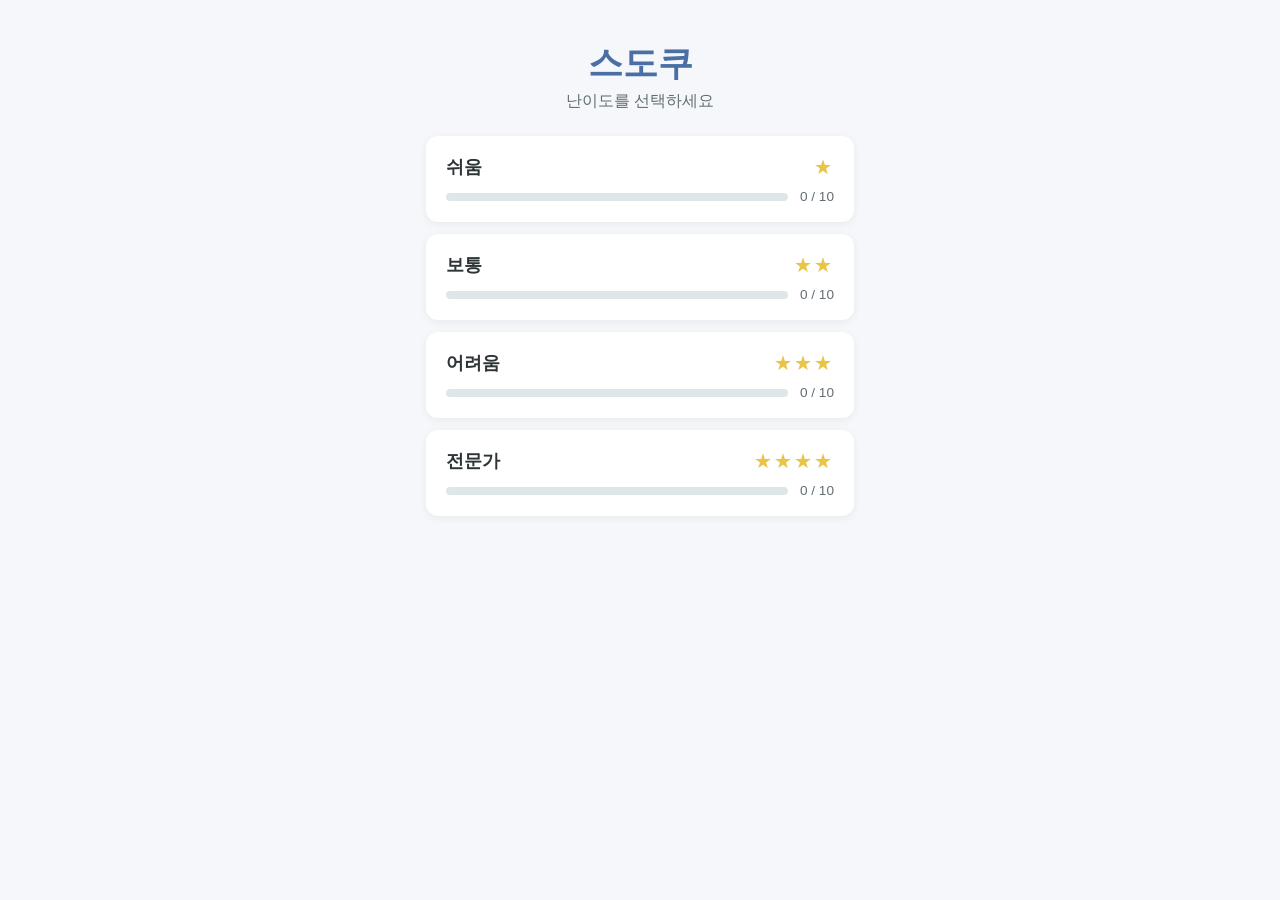
<file: index.html>
<!DOCTYPE html>
<html lang="ko">
<head>
    <meta charset="UTF-8">
    <meta name="viewport" content="width=device-width, initial-scale=1.0">
    <title>스도쿠</title>
    <link rel="stylesheet" href="style.css">
</head>
<body>
    <div id="app">
        <!-- 메인 화면: 난이도 선택 -->
        <div id="home-screen" class="screen active">
            <h1>스도쿠</h1>
            <p class="subtitle">난이도를 선택하세요</p>
            <div class="difficulty-list">
                <div class="difficulty-card" data-difficulty="easy">
                    <div class="difficulty-header">
                        <span class="difficulty-name">쉬움</span>
                        <span class="difficulty-stars">&#9733;</span>
                    </div>
                    <div class="difficulty-progress">
                        <div class="progress-bar"><div class="progress-fill" id="progress-easy"></div></div>
                        <span class="progress-text" id="progress-text-easy">0 / 10</span>
                    </div>
                </div>
                <div class="difficulty-card" data-difficulty="medium">
                    <div class="difficulty-header">
                        <span class="difficulty-name">보통</span>
                        <span class="difficulty-stars">&#9733;&#9733;</span>
                    </div>
                    <div class="difficulty-progress">
                        <div class="progress-bar"><div class="progress-fill" id="progress-medium"></div></div>
                        <span class="progress-text" id="progress-text-medium">0 / 10</span>
                    </div>
                </div>
                <div class="difficulty-card" data-difficulty="hard">
                    <div class="difficulty-header">
                        <span class="difficulty-name">어려움</span>
                        <span class="difficulty-stars">&#9733;&#9733;&#9733;</span>
                    </div>
                    <div class="difficulty-progress">
                        <div class="progress-bar"><div class="progress-fill" id="progress-hard"></div></div>
                        <span class="progress-text" id="progress-text-hard">0 / 10</span>
                    </div>
                </div>
                <div class="difficulty-card" data-difficulty="expert">
                    <div class="difficulty-header">
                        <span class="difficulty-name">전문가</span>
                        <span class="difficulty-stars">&#9733;&#9733;&#9733;&#9733;</span>
                    </div>
                    <div class="difficulty-progress">
                        <div class="progress-bar"><div class="progress-fill" id="progress-expert"></div></div>
                        <span class="progress-text" id="progress-text-expert">0 / 10</span>
                    </div>
                </div>
            </div>
        </div>

        <!-- 퍼즐 선택 화면 -->
        <div id="puzzle-select-screen" class="screen">
            <div class="screen-header">
                <button id="back-to-home" class="btn-back">&#8592; 뒤로</button>
                <h2 id="puzzle-select-title">쉬움</h2>
            </div>
            <div class="puzzle-grid" id="puzzle-grid"></div>
        </div>

        <!-- 게임 화면 -->
        <div id="game-screen" class="screen">
            <div class="screen-header">
                <button id="back-to-puzzles" class="btn-back">&#8592; 뒤로</button>
                <h2 id="game-title">쉬움 #1</h2>
                <div class="timer" id="timer">00:00</div>
            </div>
            <div class="board-container">
                <table id="sudoku-board"></table>
            </div>
            <div class="num-pad">
                <button class="num-btn" data-num="1">1</button>
                <button class="num-btn" data-num="2">2</button>
                <button class="num-btn" data-num="3">3</button>
                <button class="num-btn" data-num="4">4</button>
                <button class="num-btn" data-num="5">5</button>
                <button class="num-btn" data-num="6">6</button>
                <button class="num-btn" data-num="7">7</button>
                <button class="num-btn" data-num="8">8</button>
                <button class="num-btn" data-num="9">9</button>
                <button class="num-btn erase-btn" data-num="0">&#10005;</button>
            </div>
            <div class="game-actions">
                <button id="btn-memo" class="action-btn">메모</button>
                <button id="btn-hint" class="action-btn">힌트 <span id="hint-count">3</span></button>
                <button id="btn-check" class="action-btn">검사</button>
                <button id="btn-pause" class="action-btn">일시정지</button>
            </div>
            <div id="pause-overlay" class="pause-overlay">
                <div class="pause-content">
                    <h2>일시정지</h2>
                    <p>게임이 일시정지되었습니다</p>
                    <button id="btn-resume" class="btn-primary">계속하기</button>
                </div>
            </div>
        </div>

        <!-- 완료 모달 -->
        <div id="complete-modal" class="modal">
            <div class="modal-content">
                <h2>축하합니다!</h2>
                <p id="complete-time"></p>
                <div class="modal-buttons">
                    <button id="btn-next-puzzle" class="btn-primary">다음 퍼즐</button>
                    <button id="btn-go-home" class="btn-secondary">메인으로</button>
                </div>
            </div>
        </div>
    </div>

    <script src="puzzles.js"></script>
    <script src="app.js"></script>
</body>
</html>
</file>
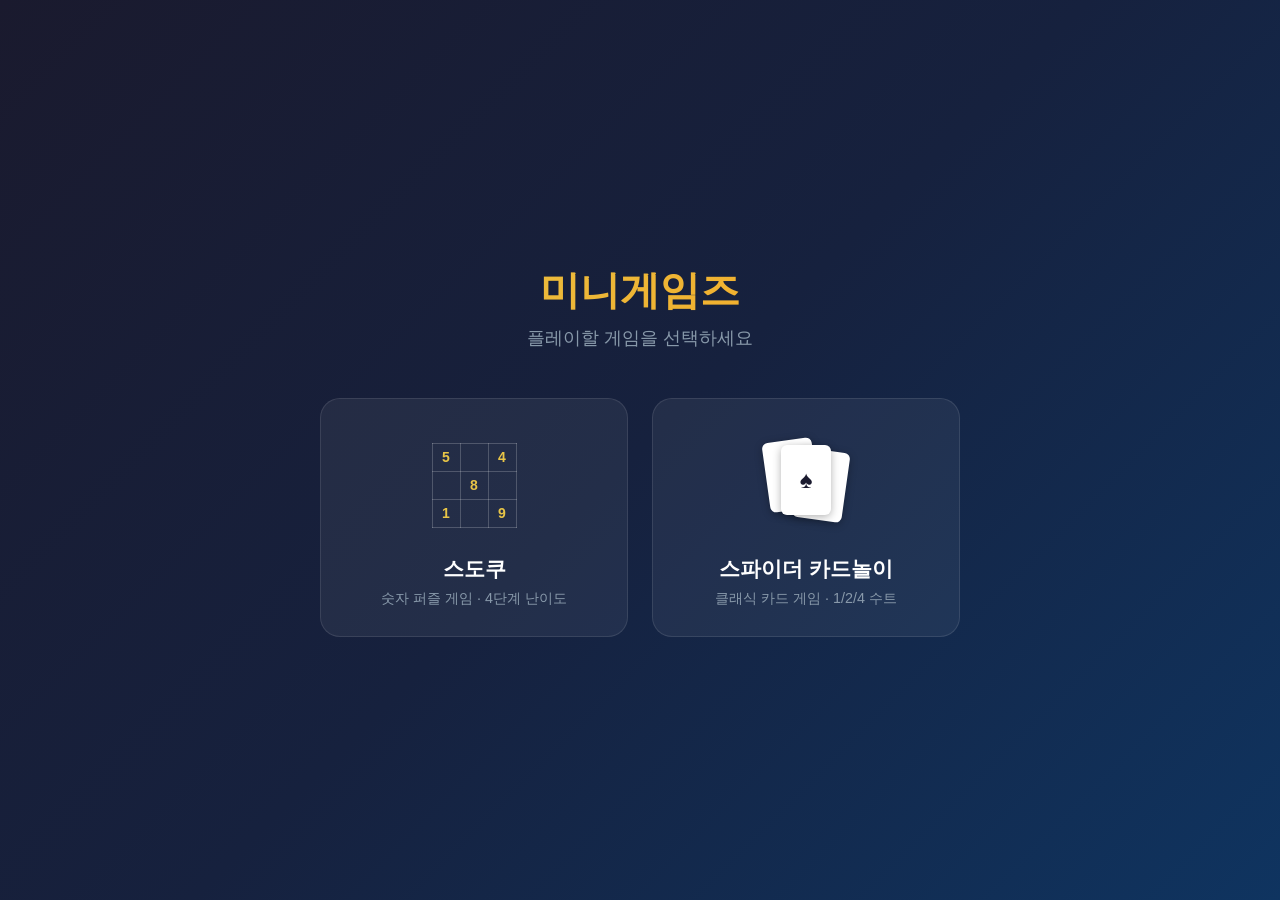
<file: public/index.html>
<!DOCTYPE html>
<html lang="ko">
<head>
    <meta charset="UTF-8">
    <meta name="viewport" content="width=device-width, initial-scale=1.0">
    <title>미니게임즈</title>
    <link rel="stylesheet" href="portal.css">
</head>
<body>
    <div class="portal">
        <h1 class="portal-title">미니게임즈</h1>
        <p class="portal-subtitle">플레이할 게임을 선택하세요</p>
        <div class="game-grid">
            <a href="sudoku/index.html" class="game-card">
                <div class="game-icon">
                    <table class="mini-sudoku">
                        <tr><td>5</td><td></td><td>4</td></tr>
                        <tr><td></td><td>8</td><td></td></tr>
                        <tr><td>1</td><td></td><td>9</td></tr>
                    </table>
                </div>
                <h2 class="game-name">스도쿠</h2>
                <p class="game-desc">숫자 퍼즐 게임 · 4단계 난이도</p>
            </a>
            <a href="spider/index.html" class="game-card">
                <div class="game-icon">
                    <div class="mini-cards">
                        <div class="mini-card c1">♠</div>
                        <div class="mini-card c2">♠</div>
                        <div class="mini-card c3">♠</div>
                    </div>
                </div>
                <h2 class="game-name">스파이더 카드놀이</h2>
                <p class="game-desc">클래식 카드 게임 · 1/2/4 수트</p>
            </a>
        </div>
    </div>
</body>
</html>
</file>
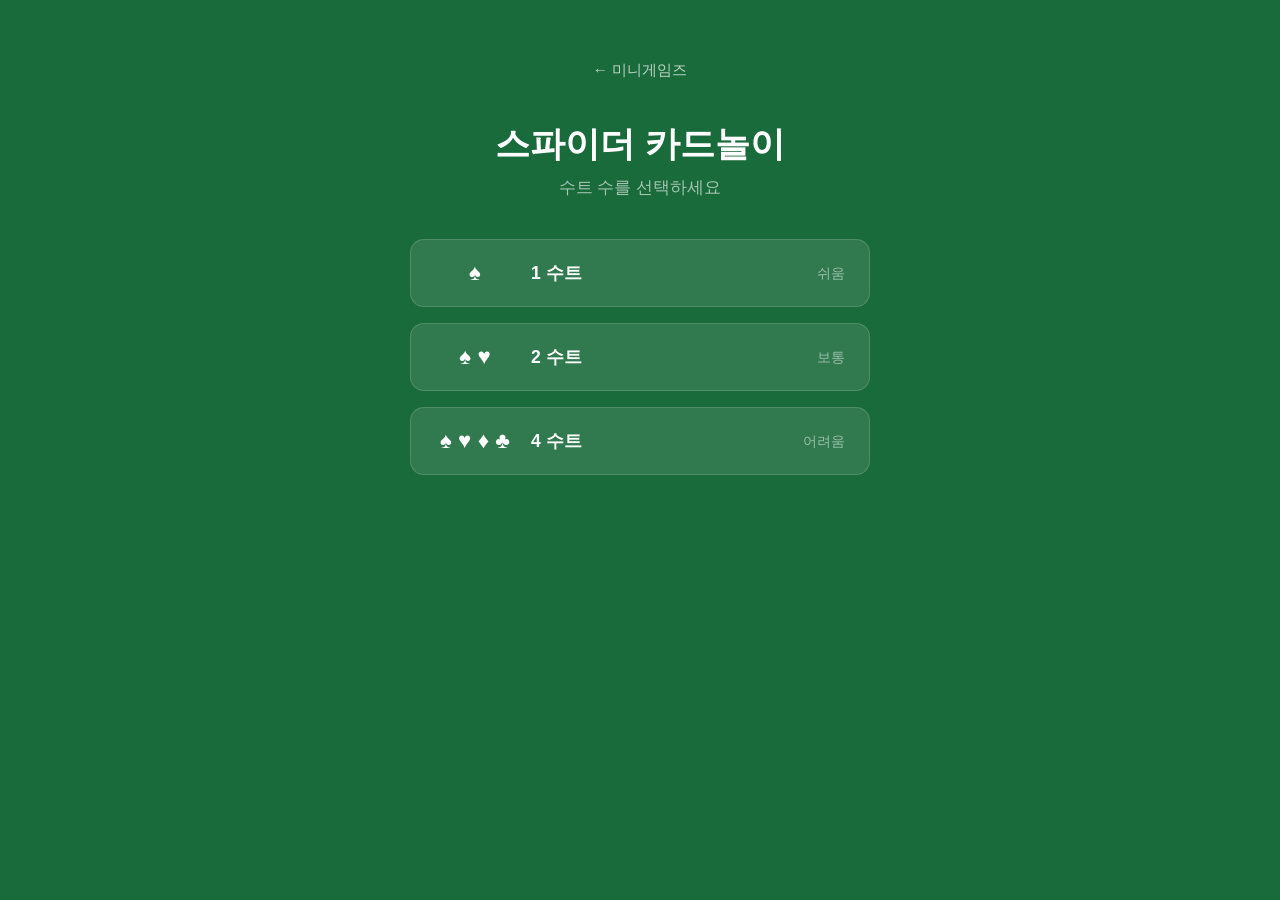
<file: public/spider/index.html>
<!DOCTYPE html>
<html lang="ko">
<head>
    <meta charset="UTF-8">
    <meta name="viewport" content="width=device-width, initial-scale=1.0">
    <title>스파이더 카드놀이</title>
    <link rel="stylesheet" href="style.css">
</head>
<body>
    <div id="app">
        <!-- 메뉴 화면 -->
        <div id="menu-screen" class="screen active">
            <div class="menu-container">
                <a href="../index.html" class="back-link">← 미니게임즈</a>
                <h1>스파이더 카드놀이</h1>
                <p class="subtitle">수트 수를 선택하세요</p>
                <div class="suit-options">
                    <button class="suit-btn" data-suits="1">
                        <span class="suit-icons">♠</span>
                        <span class="suit-label">1 수트</span>
                        <span class="suit-diff">쉬움</span>
                    </button>
                    <button class="suit-btn" data-suits="2">
                        <span class="suit-icons">♠ ♥</span>
                        <span class="suit-label">2 수트</span>
                        <span class="suit-diff">보통</span>
                    </button>
                    <button class="suit-btn" data-suits="4">
                        <span class="suit-icons">♠ ♥ ♦ ♣</span>
                        <span class="suit-label">4 수트</span>
                        <span class="suit-diff">어려움</span>
                    </button>
                </div>
            </div>
        </div>

        <!-- 게임 화면 -->
        <div id="game-screen" class="screen">
            <div class="game-header">
                <button id="btn-back" class="header-btn">← 메뉴</button>
                <div class="game-info">
                    <span class="info-item">이동: <strong id="move-count">0</strong></span>
                    <span class="info-item">점수: <strong id="score">500</strong></span>
                    <span class="info-item" id="timer-display">시간: <strong id="timer">00:00</strong></span>
                </div>
                <div class="header-actions">
                    <button id="btn-undo" class="header-btn" title="되돌리기">↩</button>
                    <button id="btn-new" class="header-btn" title="새 게임">새 게임</button>
                </div>
            </div>
            <div class="table-area">
                <div class="completed-area" id="completed-area"></div>
                <div class="columns" id="columns"></div>
                <div class="stock-area" id="stock-area"></div>
            </div>
        </div>

        <!-- 완료 모달 -->
        <div id="win-modal" class="modal">
            <div class="modal-content">
                <h2>🎉 축하합니다!</h2>
                <p id="win-message"></p>
                <div class="modal-buttons">
                    <button id="btn-new-game" class="btn-primary">새 게임</button>
                    <button id="btn-menu" class="btn-secondary">메뉴로</button>
                </div>
            </div>
        </div>
    </div>

    <script src="app.js"></script>
</body>
</html>
</file>
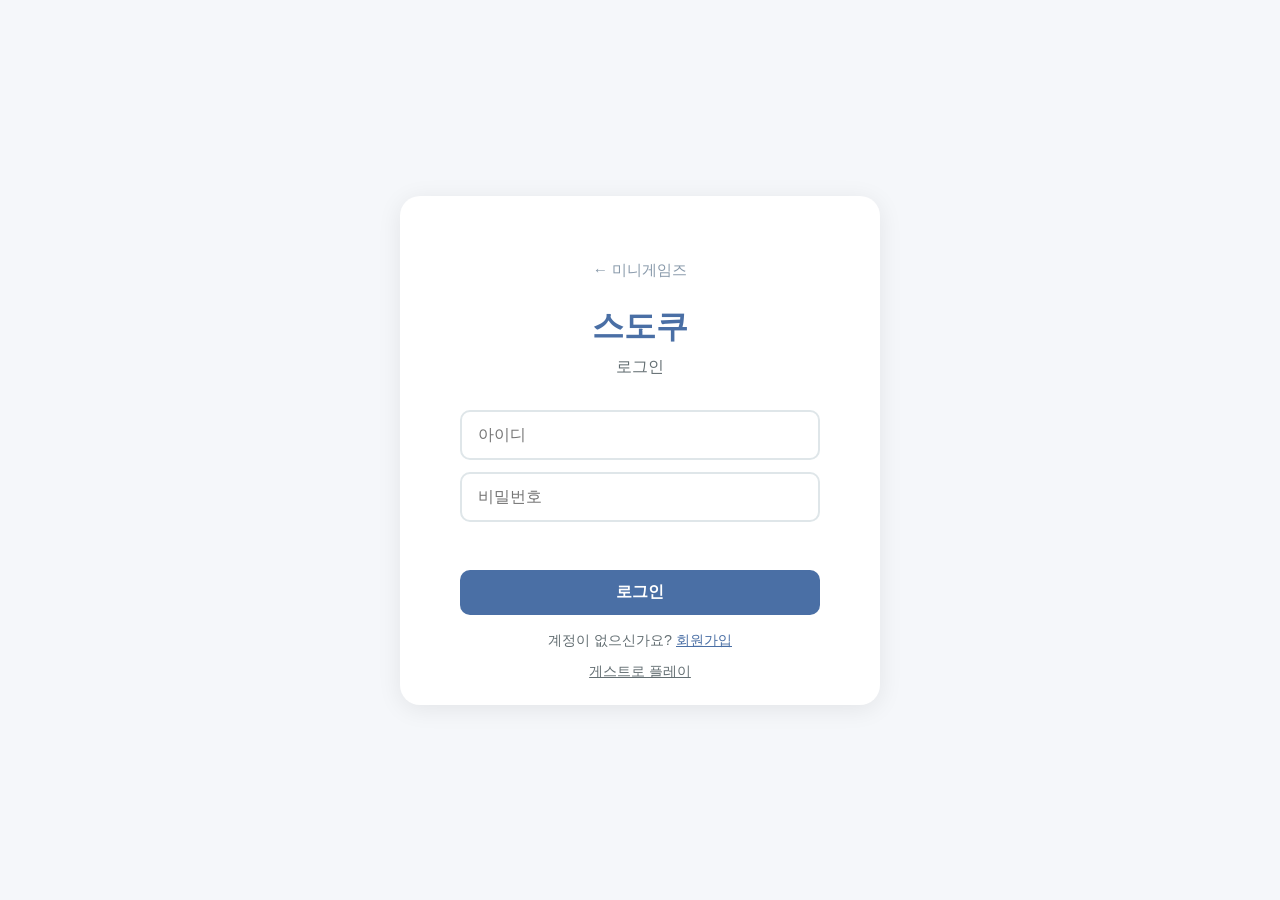
<file: public/sudoku/index.html>
<!DOCTYPE html>
<html lang="ko">
<head>
    <meta charset="UTF-8">
    <meta name="viewport" content="width=device-width, initial-scale=1.0">
    <title>스도쿠</title>
    <link rel="stylesheet" href="style.css">
</head>
<body>
    <div id="app">
        <!-- 로그인/회원가입 화면 -->
        <div id="auth-screen" class="screen active">
            <div class="auth-container">
                <a href="../index.html" style="display:inline-block;color:#8899aa;text-decoration:none;margin-bottom:16px;font-size:0.95rem">← 미니게임즈</a>
                <h1>스도쿠</h1>
                <p class="subtitle" id="auth-subtitle">로그인</p>
                <form class="auth-form" id="auth-form">
                    <input type="text" id="auth-username" placeholder="아이디" autocomplete="username" maxlength="20">
                    <input type="password" id="auth-password" placeholder="비밀번호" autocomplete="current-password">
                    <div class="auth-error" id="auth-error"></div>
                    <button type="submit" class="btn-primary" id="auth-submit">로그인</button>
                </form>
                <div class="auth-toggle" id="auth-toggle">
                    계정이 없으신가요? <a id="auth-switch">회원가입</a>
                </div>
                <div class="guest-link">
                    <a id="guest-login">게스트로 플레이</a>
                </div>
            </div>
        </div>

        <!-- 메인 화면: 난이도 선택 -->
        <div id="home-screen" class="screen">
            <div class="user-header">
                <span class="user-info"><strong id="display-username"></strong>님</span>
                <button class="btn-logout" id="btn-logout">로그아웃</button>
            </div>
            <h1>스도쿠</h1>
            <p class="subtitle">난이도를 선택하세요</p>
            <div class="difficulty-list">
                <div class="difficulty-card" data-difficulty="easy">
                    <div class="difficulty-header">
                        <span class="difficulty-name">쉬움</span>
                        <span class="difficulty-stars">&#9733;</span>
                    </div>
                    <div class="difficulty-progress">
                        <div class="progress-bar"><div class="progress-fill" id="progress-easy"></div></div>
                        <span class="progress-text" id="progress-text-easy">0 / 10</span>
                    </div>
                </div>
                <div class="difficulty-card" data-difficulty="medium">
                    <div class="difficulty-header">
                        <span class="difficulty-name">보통</span>
                        <span class="difficulty-stars">&#9733;&#9733;</span>
                    </div>
                    <div class="difficulty-progress">
                        <div class="progress-bar"><div class="progress-fill" id="progress-medium"></div></div>
                        <span class="progress-text" id="progress-text-medium">0 / 10</span>
                    </div>
                </div>
                <div class="difficulty-card" data-difficulty="hard">
                    <div class="difficulty-header">
                        <span class="difficulty-name">어려움</span>
                        <span class="difficulty-stars">&#9733;&#9733;&#9733;</span>
                    </div>
                    <div class="difficulty-progress">
                        <div class="progress-bar"><div class="progress-fill" id="progress-hard"></div></div>
                        <span class="progress-text" id="progress-text-hard">0 / 10</span>
                    </div>
                </div>
                <div class="difficulty-card" data-difficulty="expert">
                    <div class="difficulty-header">
                        <span class="difficulty-name">전문가</span>
                        <span class="difficulty-stars">&#9733;&#9733;&#9733;&#9733;</span>
                    </div>
                    <div class="difficulty-progress">
                        <div class="progress-bar"><div class="progress-fill" id="progress-expert"></div></div>
                        <span class="progress-text" id="progress-text-expert">0 / 10</span>
                    </div>
                </div>
            </div>
        </div>

        <!-- 퍼즐 선택 화면 -->
        <div id="puzzle-select-screen" class="screen">
            <div class="screen-header">
                <button id="back-to-home" class="btn-back">&#8592; 뒤로</button>
                <h2 id="puzzle-select-title">쉬움</h2>
            </div>
            <div class="puzzle-grid" id="puzzle-grid"></div>
        </div>

        <!-- 게임 화면 -->
        <div id="game-screen" class="screen">
            <div class="screen-header">
                <button id="back-to-puzzles" class="btn-back">&#8592; 뒤로</button>
                <h2 id="game-title">쉬움 #1</h2>
                <div class="timer" id="timer">00:00</div>
            </div>
            <div class="board-container">
                <table id="sudoku-board"></table>
            </div>
            <div class="num-pad">
                <button class="num-btn" data-num="1">1</button>
                <button class="num-btn" data-num="2">2</button>
                <button class="num-btn" data-num="3">3</button>
                <button class="num-btn" data-num="4">4</button>
                <button class="num-btn" data-num="5">5</button>
                <button class="num-btn" data-num="6">6</button>
                <button class="num-btn" data-num="7">7</button>
                <button class="num-btn" data-num="8">8</button>
                <button class="num-btn" data-num="9">9</button>
                <button class="num-btn erase-btn" data-num="0">&#10005;</button>
            </div>
            <div class="game-actions">
                <button id="btn-memo" class="action-btn">메모</button>
                <button id="btn-hint" class="action-btn">힌트 <span id="hint-count">3</span></button>
                <button id="btn-check" class="action-btn">검사</button>
                <button id="btn-pause" class="action-btn">일시정지</button>
            </div>
            <div id="pause-overlay" class="pause-overlay">
                <div class="pause-content">
                    <h2>일시정지</h2>
                    <p>게임이 일시정지되었습니다</p>
                    <button id="btn-resume" class="btn-primary">계속하기</button>
                </div>
            </div>
        </div>

        <!-- 완료 모달 -->
        <div id="complete-modal" class="modal">
            <div class="modal-content">
                <h2>축하합니다!</h2>
                <p id="complete-time"></p>
                <div class="modal-buttons">
                    <button id="btn-next-puzzle" class="btn-primary">다음 퍼즐</button>
                    <button id="btn-go-home" class="btn-secondary">메인으로</button>
                </div>
            </div>
        </div>
    </div>

    <script src="puzzles.js"></script>
    <script src="app.js"></script>
</body>
</html>
</file>
<file: style.css>
* {
    margin: 0;
    padding: 0;
    box-sizing: border-box;
}

:root {
    --primary: #4a6fa5;
    --primary-light: #6b8fc5;
    --primary-dark: #345080;
    --accent: #e8c547;
    --bg: #f5f7fa;
    --card-bg: #ffffff;
    --text: #2d3436;
    --text-light: #636e72;
    --success: #27ae60;
    --error: #e74c3c;
    --border: #dfe6e9;
    --cell-given: #2d3436;
    --cell-input: #4a6fa5;
    --cell-error: #e74c3c;
    --cell-highlight: #e8f0fe;
    --cell-selected: #bbdefb;
    --cell-same-num: #d4e6fd;
    --memo-color: #888;
}

body {
    font-family: -apple-system, BlinkMacSystemFont, 'Segoe UI', Roboto, sans-serif;
    background: var(--bg);
    color: var(--text);
    min-height: 100vh;
    display: flex;
    justify-content: center;
}

#app {
    width: 100%;
    max-width: 460px;
    padding: 16px;
}

.screen {
    display: none;
}

.screen.active {
    display: block;
}

/* 메인 화면 */
h1 {
    text-align: center;
    font-size: 2.2rem;
    color: var(--primary);
    margin: 24px 0 4px;
}

.subtitle {
    text-align: center;
    color: var(--text-light);
    margin-bottom: 24px;
}

.difficulty-list {
    display: flex;
    flex-direction: column;
    gap: 12px;
}

.difficulty-card {
    background: var(--card-bg);
    border-radius: 12px;
    padding: 18px 20px;
    cursor: pointer;
    box-shadow: 0 2px 8px rgba(0,0,0,0.06);
    transition: transform 0.15s, box-shadow 0.15s;
}

.difficulty-card:hover {
    transform: translateY(-2px);
    box-shadow: 0 4px 16px rgba(0,0,0,0.1);
}

.difficulty-header {
    display: flex;
    justify-content: space-between;
    align-items: center;
    margin-bottom: 10px;
}

.difficulty-name {
    font-size: 1.15rem;
    font-weight: 600;
}

.difficulty-stars {
    color: var(--accent);
    font-size: 1.1rem;
    letter-spacing: 2px;
}

.difficulty-progress {
    display: flex;
    align-items: center;
    gap: 12px;
}

.progress-bar {
    flex: 1;
    height: 8px;
    background: var(--border);
    border-radius: 4px;
    overflow: hidden;
}

.progress-fill {
    height: 100%;
    background: var(--success);
    border-radius: 4px;
    transition: width 0.4s ease;
    width: 0;
}

.progress-text {
    font-size: 0.85rem;
    color: var(--text-light);
    white-space: nowrap;
}

/* 화면 헤더 */
.screen-header {
    display: flex;
    align-items: center;
    gap: 12px;
    margin-bottom: 20px;
}

.screen-header h2 {
    flex: 1;
    font-size: 1.3rem;
}

.btn-back {
    background: none;
    border: none;
    font-size: 1.1rem;
    color: var(--primary);
    cursor: pointer;
    padding: 4px 8px;
    border-radius: 6px;
    font-weight: 500;
}

.btn-back:hover {
    background: var(--cell-highlight);
}

.timer {
    font-size: 1rem;
    color: var(--text-light);
    font-variant-numeric: tabular-nums;
}

/* 퍼즐 선택 그리드 */
.puzzle-grid {
    display: grid;
    grid-template-columns: repeat(5, 1fr);
    gap: 10px;
}

.puzzle-cell {
    aspect-ratio: 1;
    border: none;
    border-radius: 10px;
    font-size: 1.1rem;
    font-weight: 600;
    cursor: pointer;
    display: flex;
    align-items: center;
    justify-content: center;
    transition: transform 0.15s;
    background: var(--card-bg);
    color: var(--text);
    box-shadow: 0 2px 6px rgba(0,0,0,0.06);
}

.puzzle-cell:hover {
    transform: scale(1.08);
}

.puzzle-cell.completed {
    background: var(--success);
    color: white;
}

.puzzle-cell.in-progress {
    background: var(--primary-light);
    color: white;
}

/* 스도쿠 보드 */
.board-container {
    display: flex;
    justify-content: center;
    margin-bottom: 16px;
}

#sudoku-board {
    border-collapse: collapse;
    border: 3px solid var(--text);
    user-select: none;
}

#sudoku-board td {
    width: 44px;
    height: 44px;
    text-align: center;
    vertical-align: middle;
    font-size: 1.25rem;
    border: 1px solid var(--border);
    cursor: pointer;
    position: relative;
    transition: background 0.1s;
}

#sudoku-board td.given {
    font-weight: 700;
    color: var(--cell-given);
}

#sudoku-board td.input {
    color: var(--cell-input);
    font-weight: 500;
}

#sudoku-board td.error {
    color: var(--cell-error);
    background: #ffeaea;
}

#sudoku-board td.selected {
    background: var(--cell-selected);
}

#sudoku-board td.highlighted {
    background: var(--cell-highlight);
}

#sudoku-board td.same-num {
    background: var(--cell-same-num);
}

#sudoku-board td.hint-cell {
    color: var(--success);
    font-weight: 700;
}

/* 3x3 블록 구분선 */
#sudoku-board td:nth-child(3),
#sudoku-board td:nth-child(6) {
    border-right: 3px solid var(--text);
}

#sudoku-board tr:nth-child(3) td,
#sudoku-board tr:nth-child(6) td {
    border-bottom: 3px solid var(--text);
}

/* 메모 표시 */
.memo-grid {
    display: grid;
    grid-template-columns: repeat(3, 1fr);
    grid-template-rows: repeat(3, 1fr);
    width: 100%;
    height: 100%;
    position: absolute;
    top: 0;
    left: 0;
}

.memo-grid span {
    font-size: 0.55rem;
    color: var(--memo-color);
    display: flex;
    align-items: center;
    justify-content: center;
    line-height: 1;
}

/* 숫자 패드 */
.num-pad {
    display: grid;
    grid-template-columns: repeat(5, 1fr);
    gap: 8px;
    margin-bottom: 12px;
}

.num-btn {
    padding: 14px 0;
    font-size: 1.3rem;
    font-weight: 600;
    border: none;
    border-radius: 10px;
    background: var(--card-bg);
    color: var(--primary);
    cursor: pointer;
    box-shadow: 0 2px 6px rgba(0,0,0,0.06);
    transition: background 0.1s, transform 0.1s;
}

.num-btn:hover {
    background: var(--cell-highlight);
}

.num-btn:active {
    transform: scale(0.95);
}

.num-btn.active-num {
    background: var(--primary);
    color: white;
}

.erase-btn {
    color: var(--error);
}

/* 게임 액션 버튼 */
.game-actions {
    display: flex;
    gap: 10px;
    justify-content: center;
}

.action-btn {
    padding: 10px 20px;
    font-size: 0.95rem;
    border: 2px solid var(--border);
    border-radius: 10px;
    background: var(--card-bg);
    color: var(--text);
    cursor: pointer;
    font-weight: 500;
    transition: all 0.15s;
}

.action-btn:hover {
    border-color: var(--primary);
    color: var(--primary);
}

.action-btn.active {
    background: var(--primary);
    color: white;
    border-color: var(--primary);
}

/* 완료 모달 */
.modal {
    display: none;
    position: fixed;
    inset: 0;
    background: rgba(0,0,0,0.5);
    z-index: 100;
    justify-content: center;
    align-items: center;
}

.modal.active {
    display: flex;
}

.modal-content {
    background: var(--card-bg);
    border-radius: 16px;
    padding: 32px;
    text-align: center;
    max-width: 340px;
    width: 90%;
    box-shadow: 0 8px 32px rgba(0,0,0,0.15);
}

.modal-content h2 {
    color: var(--success);
    font-size: 1.6rem;
    margin-bottom: 8px;
}

.modal-content p {
    color: var(--text-light);
    margin-bottom: 24px;
}

.modal-buttons {
    display: flex;
    flex-direction: column;
    gap: 10px;
}

.btn-primary {
    padding: 12px;
    font-size: 1rem;
    border: none;
    border-radius: 10px;
    background: var(--primary);
    color: white;
    cursor: pointer;
    font-weight: 600;
}

.btn-secondary {
    padding: 12px;
    font-size: 1rem;
    border: 2px solid var(--border);
    border-radius: 10px;
    background: var(--card-bg);
    color: var(--text);
    cursor: pointer;
    font-weight: 500;
}

.btn-primary:hover { background: var(--primary-dark); }
.btn-secondary:hover { border-color: var(--primary); color: var(--primary); }

/* 일시정지 오버레이 */
.pause-overlay {
    display: none;
    position: fixed;
    inset: 0;
    background: rgba(255, 255, 255, 0.1);
    backdrop-filter: blur(20px);
    -webkit-backdrop-filter: blur(20px);
    z-index: 50;
    justify-content: center;
    align-items: center;
}

.pause-overlay.active {
    display: flex;
}

.pause-content {
    text-align: center;
    padding: 40px;
}

.pause-content h2 {
    font-size: 2rem;
    color: var(--primary);
    margin-bottom: 8px;
}

.pause-content p {
    color: var(--text-light);
    margin-bottom: 24px;
}

.pause-content .btn-primary {
    padding: 14px 40px;
    font-size: 1.1rem;
}

/* 반응형 */
@media (max-width: 400px) {
    #sudoku-board td {
        width: 38px;
        height: 38px;
        font-size: 1.1rem;
    }
    .memo-grid span {
        font-size: 0.45rem;
    }
}
</file>
<file: public/portal.css>
* {
    margin: 0;
    padding: 0;
    box-sizing: border-box;
}

body {
    font-family: -apple-system, BlinkMacSystemFont, 'Segoe UI', Roboto, sans-serif;
    background: linear-gradient(135deg, #1a1a2e 0%, #16213e 50%, #0f3460 100%);
    min-height: 100vh;
    display: flex;
    align-items: center;
    justify-content: center;
    color: #fff;
}

.portal {
    text-align: center;
    padding: 40px 20px;
    width: 100%;
    max-width: 700px;
}

.portal-title {
    font-size: 2.5rem;
    font-weight: 800;
    margin-bottom: 8px;
    background: linear-gradient(135deg, #e8c547, #f5a623);
    -webkit-background-clip: text;
    -webkit-text-fill-color: transparent;
    background-clip: text;
}

.portal-subtitle {
    font-size: 1.1rem;
    color: #8899aa;
    margin-bottom: 48px;
}

.game-grid {
    display: grid;
    grid-template-columns: repeat(auto-fit, minmax(260px, 1fr));
    gap: 24px;
    padding: 0 10px;
}

.game-card {
    background: rgba(255, 255, 255, 0.06);
    border: 1px solid rgba(255, 255, 255, 0.1);
    border-radius: 20px;
    padding: 36px 24px 28px;
    text-decoration: none;
    color: #fff;
    transition: all 0.3s ease;
    cursor: pointer;
    display: flex;
    flex-direction: column;
    align-items: center;
}

.game-card:hover {
    background: rgba(255, 255, 255, 0.12);
    border-color: rgba(232, 197, 71, 0.4);
    transform: translateY(-4px);
    box-shadow: 0 12px 40px rgba(0, 0, 0, 0.3);
}

.game-icon {
    width: 100px;
    height: 100px;
    display: flex;
    align-items: center;
    justify-content: center;
    margin-bottom: 20px;
}

/* Mini sudoku icon */
.mini-sudoku {
    border-collapse: collapse;
}

.mini-sudoku td {
    width: 28px;
    height: 28px;
    border: 1px solid rgba(255, 255, 255, 0.2);
    text-align: center;
    font-size: 14px;
    font-weight: 600;
    color: #e8c547;
}

/* Mini cards icon */
.mini-cards {
    position: relative;
    width: 80px;
    height: 90px;
}

.mini-card {
    position: absolute;
    width: 50px;
    height: 70px;
    background: #fff;
    border-radius: 6px;
    display: flex;
    align-items: center;
    justify-content: center;
    font-size: 24px;
    color: #1a1a2e;
    box-shadow: 0 2px 8px rgba(0, 0, 0, 0.3);
}

.mini-card.c1 {
    top: 0;
    left: 0;
    transform: rotate(-8deg);
}

.mini-card.c2 {
    top: 5px;
    left: 15px;
    transform: rotate(0deg);
    z-index: 1;
}

.mini-card.c3 {
    top: 10px;
    left: 30px;
    transform: rotate(8deg);
}

.game-name {
    font-size: 1.3rem;
    font-weight: 700;
    margin-bottom: 6px;
}

.game-desc {
    font-size: 0.9rem;
    color: #8899aa;
}

@media (max-width: 600px) {
    .portal-title {
        font-size: 2rem;
    }

    .game-grid {
        grid-template-columns: 1fr;
    }

    .game-card {
        padding: 28px 20px 24px;
    }
}
</file>
<file: public/spider/style.css>
* {
    margin: 0;
    padding: 0;
    box-sizing: border-box;
    -webkit-user-select: none;
    user-select: none;
}

body {
    font-family: -apple-system, BlinkMacSystemFont, 'Segoe UI', Roboto, sans-serif;
    background: #1a6b3c;
    min-height: 100vh;
    color: #fff;
    overflow-x: hidden;
}

.screen { display: none; }
.screen.active { display: block; }

/* === 메뉴 화면 === */
.menu-container {
    max-width: 500px;
    margin: 0 auto;
    padding: 60px 20px;
    text-align: center;
}

.back-link {
    display: inline-block;
    color: rgba(255,255,255,0.7);
    text-decoration: none;
    font-size: 0.95rem;
    margin-bottom: 40px;
}

.back-link:hover { color: #fff; }

.menu-container h1 {
    font-size: 2.2rem;
    margin-bottom: 8px;
}

.subtitle {
    color: rgba(255,255,255,0.6);
    margin-bottom: 40px;
    font-size: 1.05rem;
}

.suit-options {
    display: flex;
    flex-direction: column;
    gap: 16px;
}

.suit-btn {
    background: rgba(255,255,255,0.1);
    border: 1px solid rgba(255,255,255,0.15);
    border-radius: 14px;
    padding: 20px 24px;
    color: #fff;
    cursor: pointer;
    display: flex;
    align-items: center;
    gap: 16px;
    font-size: 1rem;
    transition: all 0.2s;
}

.suit-btn:hover {
    background: rgba(255,255,255,0.18);
    transform: translateY(-2px);
}

.suit-icons {
    font-size: 1.4rem;
    min-width: 80px;
    text-align: center;
}

.suit-label {
    font-weight: 700;
    font-size: 1.1rem;
}

.suit-diff {
    margin-left: auto;
    color: rgba(255,255,255,0.5);
    font-size: 0.9rem;
}

/* === 게임 헤더 === */
.game-header {
    display: flex;
    align-items: center;
    justify-content: space-between;
    padding: 8px 12px;
    background: rgba(0,0,0,0.2);
    flex-wrap: wrap;
    gap: 8px;
}

.header-btn {
    background: rgba(255,255,255,0.15);
    border: none;
    color: #fff;
    padding: 6px 14px;
    border-radius: 8px;
    cursor: pointer;
    font-size: 0.9rem;
    transition: background 0.2s;
}

.header-btn:hover { background: rgba(255,255,255,0.25); }

.header-actions {
    display: flex;
    gap: 8px;
}

.game-info {
    display: flex;
    gap: 16px;
    font-size: 0.9rem;
}

.info-item { color: rgba(255,255,255,0.8); }
.info-item strong { color: #fff; }

/* === 테이블 영역 === */
.table-area {
    padding: 12px 8px;
    max-width: 1000px;
    margin: 0 auto;
    position: relative;
}

.completed-area {
    display: flex;
    gap: 4px;
    margin-bottom: 12px;
    min-height: 20px;
    flex-wrap: wrap;
}

.completed-set {
    width: 36px;
    height: 50px;
    background: #fff;
    border-radius: 4px;
    display: flex;
    align-items: center;
    justify-content: center;
    font-size: 18px;
    color: #1a1a2e;
    box-shadow: 0 2px 4px rgba(0,0,0,0.3);
}

/* === 카드 컬럼 === */
.columns {
    display: flex;
    gap: 6px;
    justify-content: center;
}

.column {
    flex: 1;
    max-width: 90px;
    min-height: 300px;
    position: relative;
}

.card {
    position: absolute;
    width: 100%;
    aspect-ratio: 5 / 7;
    border-radius: 6px;
    font-size: 13px;
    cursor: pointer;
    transition: box-shadow 0.15s;
    box-shadow: 0 1px 3px rgba(0,0,0,0.3);
    transform-style: preserve-3d;
    perspective: 800px;
}

.card.face-up {
    background: #fff;
    color: #1a1a2e;
    padding: 3px 5px;
    display: flex;
    flex-direction: column;
}

.card.face-down {
    background: linear-gradient(135deg, #2c5aa0, #1e3d6f);
    border: 1.5px solid rgba(255,255,255,0.2);
}

.card.face-down::after {
    content: '';
    position: absolute;
    inset: 4px;
    border: 1px solid rgba(255,255,255,0.15);
    border-radius: 3px;
}

.card .card-top {
    font-weight: 700;
    font-size: 14px;
    line-height: 1;
}

.card .card-suit {
    font-size: 20px;
    margin-top: auto;
    text-align: center;
}

.card.red { color: #c0392b; }
.card.black { color: #1a1a2e; }

.card.selected {
    box-shadow: 0 0 0 3px #e8c547, 0 4px 12px rgba(0,0,0,0.4);
}

.card.highlight {
    box-shadow: 0 0 0 2px rgba(232, 197, 71, 0.5);
}

.card.dragging {
    opacity: 0.7;
    z-index: 1000 !important;
}

/* === 스톡 영역 === */
.stock-area {
    display: flex;
    justify-content: flex-end;
    margin-top: 12px;
    gap: 4px;
}

.stock-pile {
    width: 50px;
    height: 70px;
    background: linear-gradient(135deg, #2c5aa0, #1e3d6f);
    border: 1.5px solid rgba(255,255,255,0.3);
    border-radius: 6px;
    cursor: pointer;
    position: relative;
    transition: transform 0.15s;
}

.stock-pile:hover {
    transform: translateY(-2px);
}

.stock-pile::after {
    content: '';
    position: absolute;
    inset: 4px;
    border: 1px solid rgba(255,255,255,0.2);
    border-radius: 3px;
}

/* === 모달 === */
.modal {
    display: none;
    position: fixed;
    inset: 0;
    background: rgba(0,0,0,0.6);
    z-index: 2000;
    align-items: center;
    justify-content: center;
}

.modal.active {
    display: flex;
}

.modal-content {
    background: #fff;
    color: #333;
    border-radius: 20px;
    padding: 40px 32px;
    text-align: center;
    max-width: 360px;
    width: 90%;
}

.modal-content h2 {
    font-size: 1.6rem;
    margin-bottom: 12px;
}

.modal-content p {
    color: #666;
    margin-bottom: 24px;
    line-height: 1.6;
}

.modal-buttons {
    display: flex;
    gap: 12px;
    justify-content: center;
}

.btn-primary, .btn-secondary {
    padding: 12px 24px;
    border: none;
    border-radius: 10px;
    font-size: 1rem;
    font-weight: 600;
    cursor: pointer;
    transition: all 0.2s;
}

.btn-primary {
    background: #1a6b3c;
    color: #fff;
}

.btn-primary:hover { background: #15562f; }

.btn-secondary {
    background: #e9ecef;
    color: #333;
}

.btn-secondary:hover { background: #dee2e6; }

/* === 애니메이션 === */

/* 카드 이동 애니메이션 (FLIP) */
.card.animating-move {
    transition: transform 0.25s ease-out;
    z-index: 999 !important;
}

/* 딜링 애니메이션 */
.card.animating-deal {
    transition: transform 0.3s ease-out, opacity 0.3s ease-out;
    z-index: 998 !important;
}

/* 카드 뒤집기 3D 애니메이션 */
.card.flip-container {
    position: absolute;
    width: 100%;
    aspect-ratio: 5 / 7;
    perspective: 800px;
}

.card.animating-flip {
    animation: cardFlip 0.4s ease-in-out;
}

@keyframes cardFlip {
    0% { transform: rotateY(180deg) scale(1.05); }
    50% { transform: rotateY(90deg) scale(1.1); }
    100% { transform: rotateY(0deg) scale(1); }
}

/* 세트 완성 애니메이션 */
.card.animating-complete {
    transition: transform 0.35s ease-in, opacity 0.35s ease-in;
    z-index: 1000 !important;
}

/* 완성 바운스 효과 */
.completed-set.bounce {
    animation: completeBounce 0.4s ease-out;
}

@keyframes completeBounce {
    0% { transform: scale(0.3); opacity: 0; }
    50% { transform: scale(1.3); }
    100% { transform: scale(1); opacity: 1; }
}

/* 애니메이션 중 입력 차단 */
.table-area.animating {
    pointer-events: none;
}

/* === 반응형 === */
@media (max-width: 600px) {
    .columns { gap: 3px; }
    .column { max-width: 70px; }
    .card { font-size: 11px; border-radius: 4px; }
    .card .card-top { font-size: 12px; }
    .card .card-suit { font-size: 16px; }
    .game-info { gap: 10px; font-size: 0.8rem; }
    .stock-pile { width: 40px; height: 56px; }
}

@media (max-width: 400px) {
    .column { max-width: 55px; }
    .card .card-top { font-size: 10px; }
    .card .card-suit { font-size: 13px; }
    .card { padding: 2px 3px; }
}

@media (min-width: 768px) {
    .column { max-width: 95px; }
    .card { font-size: 15px; }
    .card .card-top { font-size: 16px; }
    .card .card-suit { font-size: 24px; }
}
</file>
<file: public/sudoku/style.css>
* {
    margin: 0;
    padding: 0;
    box-sizing: border-box;
}

:root {
    --primary: #4a6fa5;
    --primary-light: #6b8fc5;
    --primary-dark: #345080;
    --accent: #e8c547;
    --bg: #f5f7fa;
    --card-bg: #ffffff;
    --text: #2d3436;
    --text-light: #636e72;
    --success: #27ae60;
    --error: #e74c3c;
    --border: #dfe6e9;
    --cell-given: #2d3436;
    --cell-input: #4a6fa5;
    --cell-error: #e74c3c;
    --cell-highlight: #e8f0fe;
    --cell-selected: #bbdefb;
    --cell-same-num: #d4e6fd;
    --memo-color: #888;
}

body {
    font-family: -apple-system, BlinkMacSystemFont, 'Segoe UI', Roboto, sans-serif;
    background: var(--bg);
    color: var(--text);
    min-height: 100vh;
    display: flex;
    justify-content: center;
    align-items: flex-start;
}

#app {
    width: 100%;
    max-width: 460px;
    padding: 16px;
}

.screen {
    display: none;
}

.screen.active {
    display: block;
}

/* ===== 로그인/회원가입 화면 ===== */
.auth-container {
    display: flex;
    flex-direction: column;
    align-items: center;
    padding-top: 40px;
}

.auth-container h1 {
    margin-bottom: 8px;
}

.auth-container .subtitle {
    margin-bottom: 32px;
}

.auth-form {
    width: 100%;
    max-width: 360px;
    display: flex;
    flex-direction: column;
    gap: 12px;
}

.auth-form input {
    padding: 14px 16px;
    font-size: 1rem;
    border: 2px solid var(--border);
    border-radius: 10px;
    outline: none;
    transition: border-color 0.2s;
    background: var(--card-bg);
}

.auth-form input:focus {
    border-color: var(--primary);
}

.auth-form .btn-primary {
    margin-top: 4px;
}

.auth-toggle {
    margin-top: 16px;
    text-align: center;
    color: var(--text-light);
    font-size: 0.9rem;
}

.auth-toggle a {
    color: var(--primary);
    cursor: pointer;
    text-decoration: underline;
    font-weight: 500;
}

.auth-error {
    color: var(--error);
    font-size: 0.85rem;
    text-align: center;
    min-height: 20px;
}

.guest-link {
    margin-top: 12px;
    text-align: center;
}

.guest-link a {
    color: var(--text-light);
    cursor: pointer;
    font-size: 0.85rem;
    text-decoration: underline;
}

/* 사용자 정보 헤더 */
.user-header {
    display: flex;
    justify-content: space-between;
    align-items: center;
    margin-bottom: 8px;
}

.user-info {
    font-size: 0.85rem;
    color: var(--text-light);
}

.user-info strong {
    color: var(--text);
}

.btn-logout {
    background: none;
    border: 1px solid var(--border);
    padding: 4px 12px;
    border-radius: 6px;
    font-size: 0.8rem;
    color: var(--text-light);
    cursor: pointer;
    transition: all 0.15s;
}

.btn-logout:hover {
    border-color: var(--error);
    color: var(--error);
}

/* 메인 화면 */
h1 {
    text-align: center;
    font-size: 2.2rem;
    color: var(--primary);
    margin: 24px 0 4px;
}

.subtitle {
    text-align: center;
    color: var(--text-light);
    margin-bottom: 24px;
}

.difficulty-list {
    display: flex;
    flex-direction: column;
    gap: 12px;
}

.difficulty-card {
    background: var(--card-bg);
    border-radius: 12px;
    padding: 18px 20px;
    cursor: pointer;
    box-shadow: 0 2px 8px rgba(0,0,0,0.06);
    transition: transform 0.15s, box-shadow 0.15s;
}

.difficulty-card:hover {
    transform: translateY(-2px);
    box-shadow: 0 4px 16px rgba(0,0,0,0.1);
}

.difficulty-header {
    display: flex;
    justify-content: space-between;
    align-items: center;
    margin-bottom: 10px;
}

.difficulty-name {
    font-size: 1.15rem;
    font-weight: 600;
}

.difficulty-stars {
    color: var(--accent);
    font-size: 1.1rem;
    letter-spacing: 2px;
}

.difficulty-progress {
    display: flex;
    align-items: center;
    gap: 12px;
}

.progress-bar {
    flex: 1;
    height: 8px;
    background: var(--border);
    border-radius: 4px;
    overflow: hidden;
}

.progress-fill {
    height: 100%;
    background: var(--success);
    border-radius: 4px;
    transition: width 0.4s ease;
    width: 0;
}

.progress-text {
    font-size: 0.85rem;
    color: var(--text-light);
    white-space: nowrap;
}

/* 화면 헤더 */
.screen-header {
    display: flex;
    align-items: center;
    gap: 12px;
    margin-bottom: 20px;
}

.screen-header h2 {
    flex: 1;
    font-size: 1.3rem;
}

.btn-back {
    background: none;
    border: none;
    font-size: 1.1rem;
    color: var(--primary);
    cursor: pointer;
    padding: 4px 8px;
    border-radius: 6px;
    font-weight: 500;
}

.btn-back:hover {
    background: var(--cell-highlight);
}

/* ===== 로그인/회원가입 화면 ===== */
.auth-container {
    display: flex;
    flex-direction: column;
    align-items: center;
    padding-top: 40px;
}

.auth-container h1 {
    margin-bottom: 8px;
}

.auth-container .subtitle {
    margin-bottom: 32px;
}

.auth-form {
    width: 100%;
    max-width: 360px;
    display: flex;
    flex-direction: column;
    gap: 12px;
}

.auth-form input {
    padding: 14px 16px;
    font-size: 1rem;
    border: 2px solid var(--border);
    border-radius: 10px;
    outline: none;
    transition: border-color 0.2s;
    background: var(--card-bg);
}

.auth-form input:focus {
    border-color: var(--primary);
}

.auth-form .btn-primary {
    margin-top: 4px;
}

.auth-toggle {
    margin-top: 16px;
    text-align: center;
    color: var(--text-light);
    font-size: 0.9rem;
}

.auth-toggle a {
    color: var(--primary);
    cursor: pointer;
    text-decoration: underline;
    font-weight: 500;
}

.auth-error {
    color: var(--error);
    font-size: 0.85rem;
    text-align: center;
    min-height: 20px;
}

.guest-link {
    margin-top: 12px;
    text-align: center;
}

.guest-link a {
    color: var(--text-light);
    cursor: pointer;
    font-size: 0.85rem;
    text-decoration: underline;
}

/* 사용자 정보 헤더 */
.user-header {
    display: flex;
    justify-content: space-between;
    align-items: center;
    margin-bottom: 8px;
}

.user-info {
    font-size: 0.85rem;
    color: var(--text-light);
}

.user-info strong {
    color: var(--text);
}

.btn-logout {
    background: none;
    border: 1px solid var(--border);
    padding: 4px 12px;
    border-radius: 6px;
    font-size: 0.8rem;
    color: var(--text-light);
    cursor: pointer;
    transition: all 0.15s;
}

.btn-logout:hover {
    border-color: var(--error);
    color: var(--error);
}

.timer {
    font-size: 1rem;
    color: var(--text-light);
    font-variant-numeric: tabular-nums;
}

/* 퍼즐 선택 그리드 */
.puzzle-grid {
    display: grid;
    grid-template-columns: repeat(5, 1fr);
    gap: 10px;
}

.puzzle-cell {
    aspect-ratio: 1;
    border: none;
    border-radius: 10px;
    font-size: 1.1rem;
    font-weight: 600;
    cursor: pointer;
    display: flex;
    align-items: center;
    justify-content: center;
    transition: transform 0.15s;
    background: var(--card-bg);
    color: var(--text);
    box-shadow: 0 2px 6px rgba(0,0,0,0.06);
}

.puzzle-cell:hover {
    transform: scale(1.08);
}

.puzzle-cell.completed {
    background: var(--success);
    color: white;
}

.puzzle-cell.in-progress {
    background: var(--primary-light);
    color: white;
}

/* 스도쿠 보드 */
.board-container {
    display: flex;
    justify-content: center;
    margin-bottom: 16px;
}

#sudoku-board {
    border-collapse: collapse;
    border: 3px solid var(--text);
    user-select: none;
}

#sudoku-board td {
    width: 44px;
    height: 44px;
    text-align: center;
    vertical-align: middle;
    font-size: 1.25rem;
    border: 1px solid var(--border);
    cursor: pointer;
    position: relative;
    transition: background 0.1s;
}

#sudoku-board td.given {
    font-weight: 700;
    color: var(--cell-given);
}

#sudoku-board td.input {
    color: var(--cell-input);
    font-weight: 500;
}

#sudoku-board td.error {
    color: var(--cell-error);
    background: #ffeaea;
}

#sudoku-board td.selected {
    background: var(--cell-selected);
}

#sudoku-board td.highlighted {
    background: var(--cell-highlight);
}

#sudoku-board td.same-num {
    background: var(--cell-same-num);
}

#sudoku-board td.hint-cell {
    color: var(--success);
    font-weight: 700;
}

/* 3x3 블록 구분선 */
#sudoku-board td:nth-child(3),
#sudoku-board td:nth-child(6) {
    border-right: 3px solid var(--text);
}

#sudoku-board tr:nth-child(3) td,
#sudoku-board tr:nth-child(6) td {
    border-bottom: 3px solid var(--text);
}

/* 메모 표시 */
.memo-grid {
    display: grid;
    grid-template-columns: repeat(3, 1fr);
    grid-template-rows: repeat(3, 1fr);
    width: 100%;
    height: 100%;
    position: absolute;
    top: 0;
    left: 0;
}

.memo-grid span {
    font-size: 0.55rem;
    color: var(--memo-color);
    display: flex;
    align-items: center;
    justify-content: center;
    line-height: 1;
}

/* 숫자 패드 */
.num-pad {
    display: grid;
    grid-template-columns: repeat(5, 1fr);
    gap: 8px;
    margin-bottom: 12px;
}

.num-btn {
    padding: 14px 0;
    font-size: 1.3rem;
    font-weight: 600;
    border: none;
    border-radius: 10px;
    background: var(--card-bg);
    color: var(--primary);
    cursor: pointer;
    box-shadow: 0 2px 6px rgba(0,0,0,0.06);
    transition: background 0.1s, transform 0.1s;
}

.num-btn:hover {
    background: var(--cell-highlight);
}

.num-btn:active {
    transform: scale(0.95);
}

.num-btn.active-num {
    background: var(--primary);
    color: white;
}

.erase-btn {
    color: var(--error);
}

/* 게임 액션 버튼 */
.game-actions {
    display: flex;
    gap: 10px;
    justify-content: center;
}

.action-btn {
    padding: 10px 20px;
    font-size: 0.95rem;
    border: 2px solid var(--border);
    border-radius: 10px;
    background: var(--card-bg);
    color: var(--text);
    cursor: pointer;
    font-weight: 500;
    transition: all 0.15s;
}

.action-btn:hover {
    border-color: var(--primary);
    color: var(--primary);
}

.action-btn.active {
    background: var(--primary);
    color: white;
    border-color: var(--primary);
}

/* 완료 모달 */
.modal {
    display: none;
    position: fixed;
    inset: 0;
    background: rgba(0,0,0,0.5);
    z-index: 100;
    justify-content: center;
    align-items: center;
}

.modal.active {
    display: flex;
}

.modal-content {
    background: var(--card-bg);
    border-radius: 16px;
    padding: 32px;
    text-align: center;
    max-width: 340px;
    width: 90%;
    box-shadow: 0 8px 32px rgba(0,0,0,0.15);
}

.modal-content h2 {
    color: var(--success);
    font-size: 1.6rem;
    margin-bottom: 8px;
}

.modal-content p {
    color: var(--text-light);
    margin-bottom: 24px;
}

.modal-buttons {
    display: flex;
    flex-direction: column;
    gap: 10px;
}

.btn-primary {
    padding: 12px;
    font-size: 1rem;
    border: none;
    border-radius: 10px;
    background: var(--primary);
    color: white;
    cursor: pointer;
    font-weight: 600;
}

.btn-secondary {
    padding: 12px;
    font-size: 1rem;
    border: 2px solid var(--border);
    border-radius: 10px;
    background: var(--card-bg);
    color: var(--text);
    cursor: pointer;
    font-weight: 500;
}

.btn-primary:hover { background: var(--primary-dark); }
.btn-secondary:hover { border-color: var(--primary); color: var(--primary); }

/* 일시정지 오버레이 */
.pause-overlay {
    display: none;
    position: fixed;
    inset: 0;
    background: rgba(255, 255, 255, 0.1);
    backdrop-filter: blur(20px);
    -webkit-backdrop-filter: blur(20px);
    z-index: 50;
    justify-content: center;
    align-items: center;
}

.pause-overlay.active {
    display: flex;
}

.pause-content {
    text-align: center;
    padding: 40px;
}

.pause-content h2 {
    font-size: 2rem;
    color: var(--primary);
    margin-bottom: 8px;
}

.pause-content p {
    color: var(--text-light);
    margin-bottom: 24px;
}

.pause-content .btn-primary {
    padding: 14px 40px;
    font-size: 1.1rem;
}

/* ===== PC 반응형 (768px 이상) ===== */
@media (min-width: 768px) {
    body {
        align-items: center;
        padding: 20px;
    }

    #app {
        max-width: 480px;
        padding: 24px;
        background: var(--card-bg);
        border-radius: 20px;
        box-shadow: 0 4px 24px rgba(0,0,0,0.08);
        margin: 10px 0;
    }

    h1 {
        font-size: 2rem;
        margin: 8px 0 4px;
    }

    .subtitle {
        font-size: 1rem;
        margin-bottom: 16px;
    }

    .difficulty-card {
        padding: 14px 20px;
    }

    .difficulty-name {
        font-size: 1.1rem;
    }

    .difficulty-stars {
        font-size: 1rem;
    }

    .progress-bar {
        height: 8px;
    }

    .progress-text {
        font-size: 0.85rem;
    }

    .screen-header {
        margin-bottom: 12px;
    }

    .screen-header h2 {
        font-size: 1.3rem;
    }

    .timer {
        font-size: 1rem;
    }

    .puzzle-grid {
        gap: 10px;
    }

    .puzzle-cell {
        font-size: 1.1rem;
        border-radius: 10px;
    }

    #sudoku-board td {
        width: 44px;
        height: 44px;
        font-size: 1.25rem;
    }

    .memo-grid span {
        font-size: 0.55rem;
    }

    .num-pad {
        gap: 8px;
        margin-bottom: 10px;
    }

    .num-btn {
        padding: 12px 0;
        font-size: 1.2rem;
        border-radius: 10px;
    }

    .action-btn {
        padding: 8px 18px;
        font-size: 0.9rem;
    }

    .modal-content {
        max-width: 380px;
        padding: 32px;
    }

    .modal-content h2 {
        font-size: 1.6rem;
    }

    .auth-form input {
        padding: 14px 16px;
        font-size: 1rem;
    }
}

/* 모바일 소형 */
@media (max-width: 400px) {
    #sudoku-board td {
        width: 38px;
        height: 38px;
        font-size: 1.1rem;
    }
    .memo-grid span {
        font-size: 0.45rem;
    }
}
</file>
